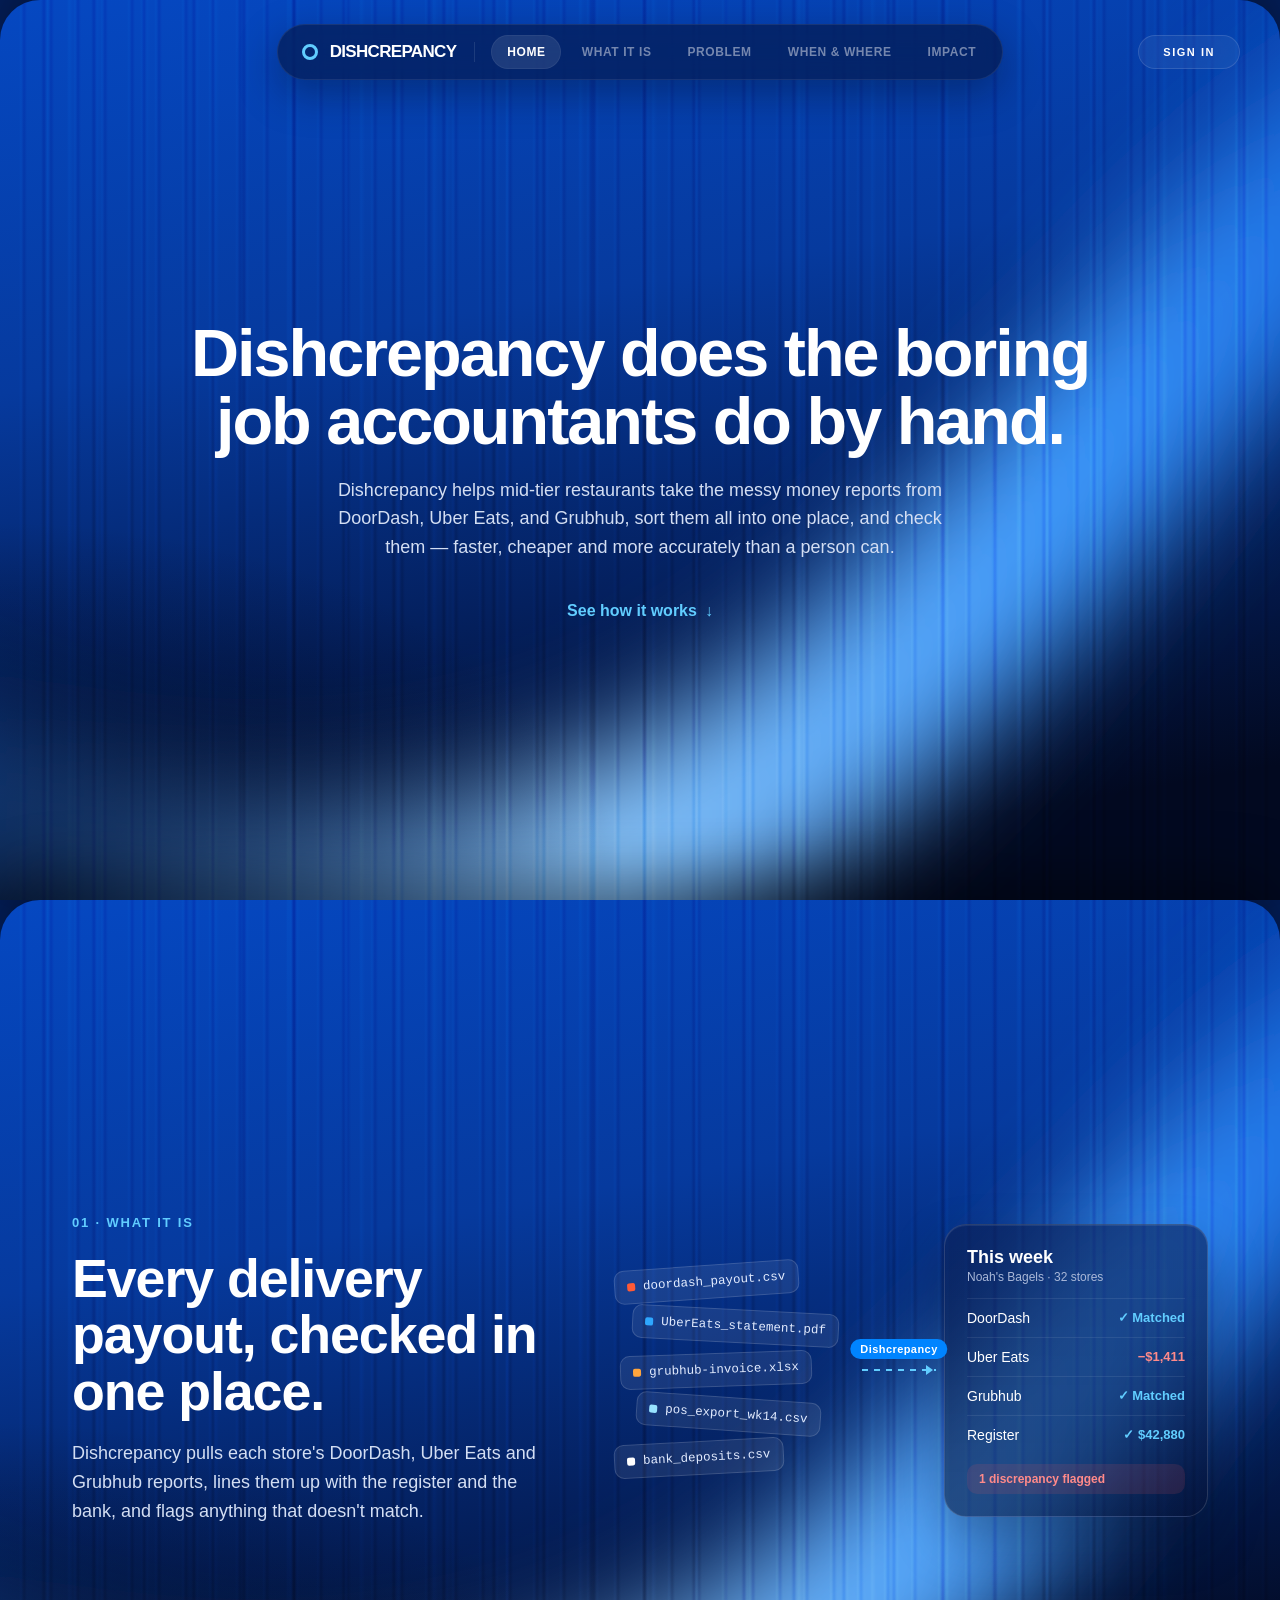
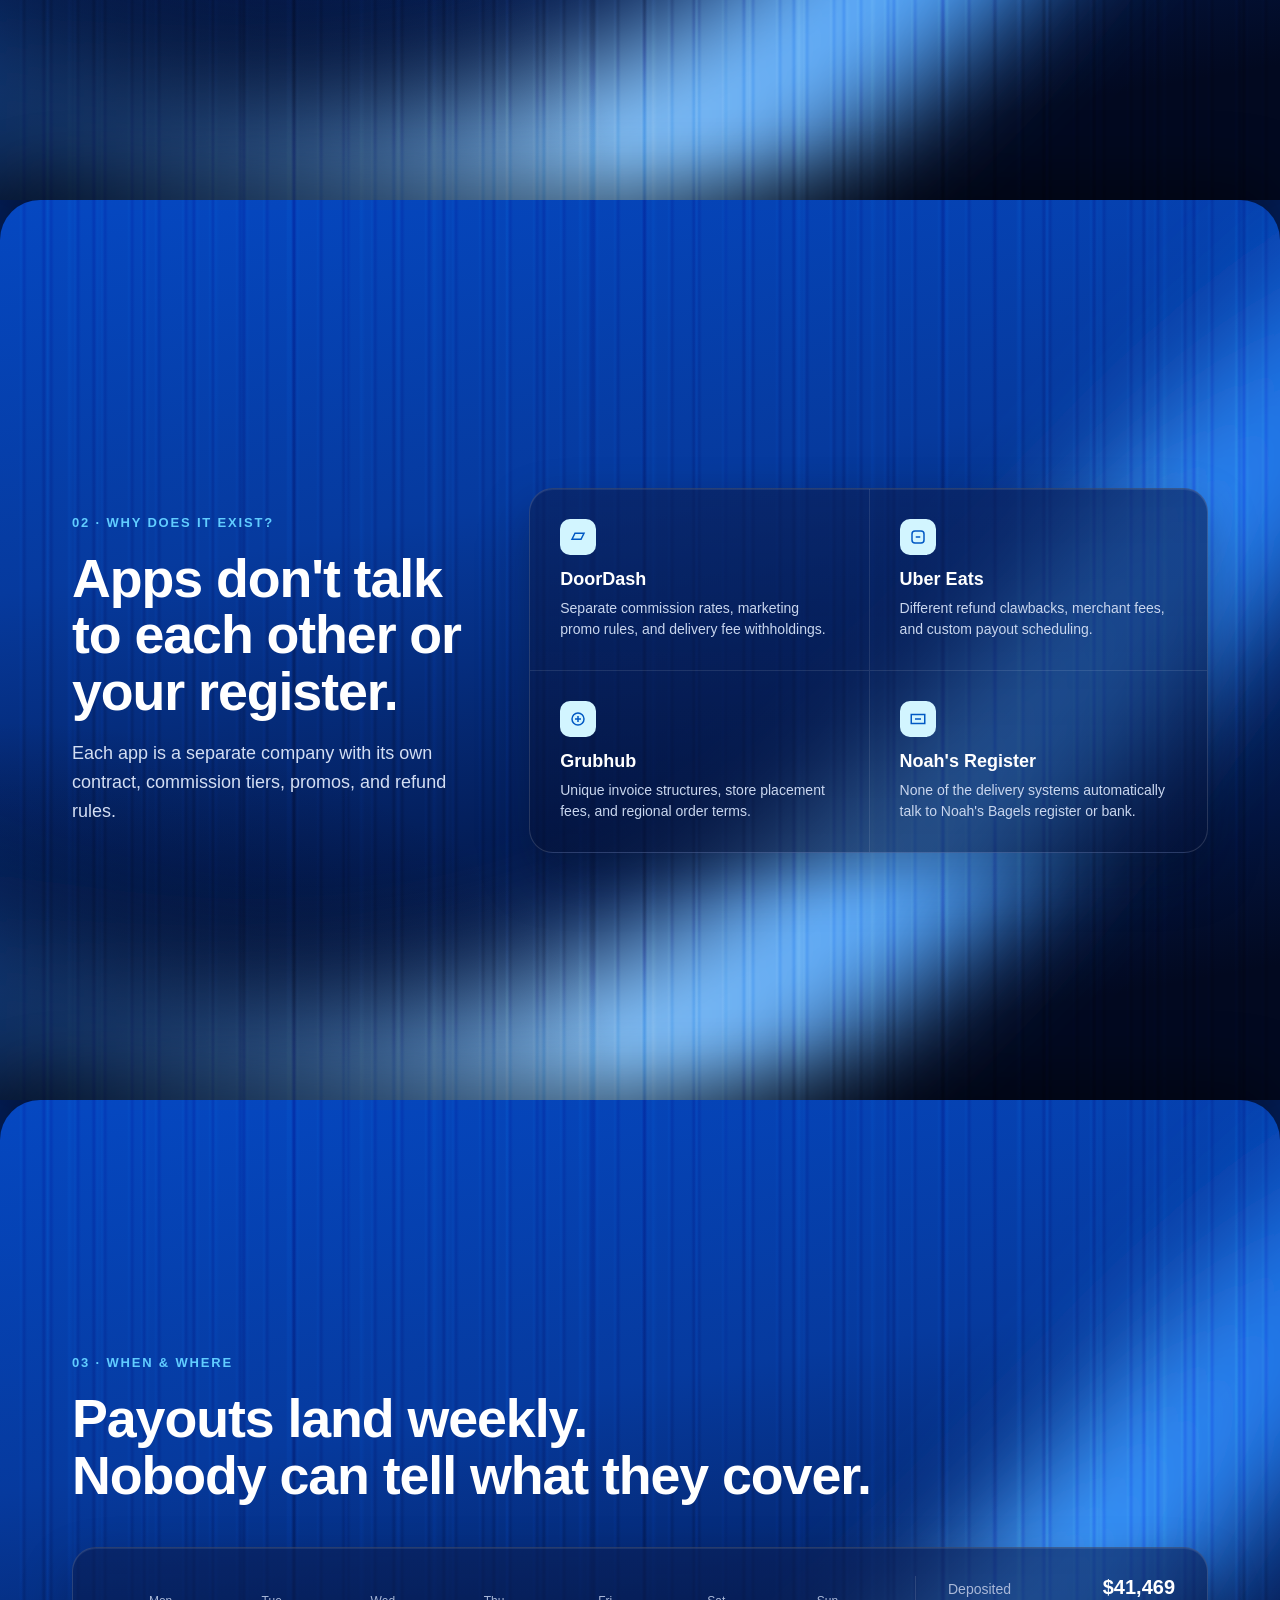
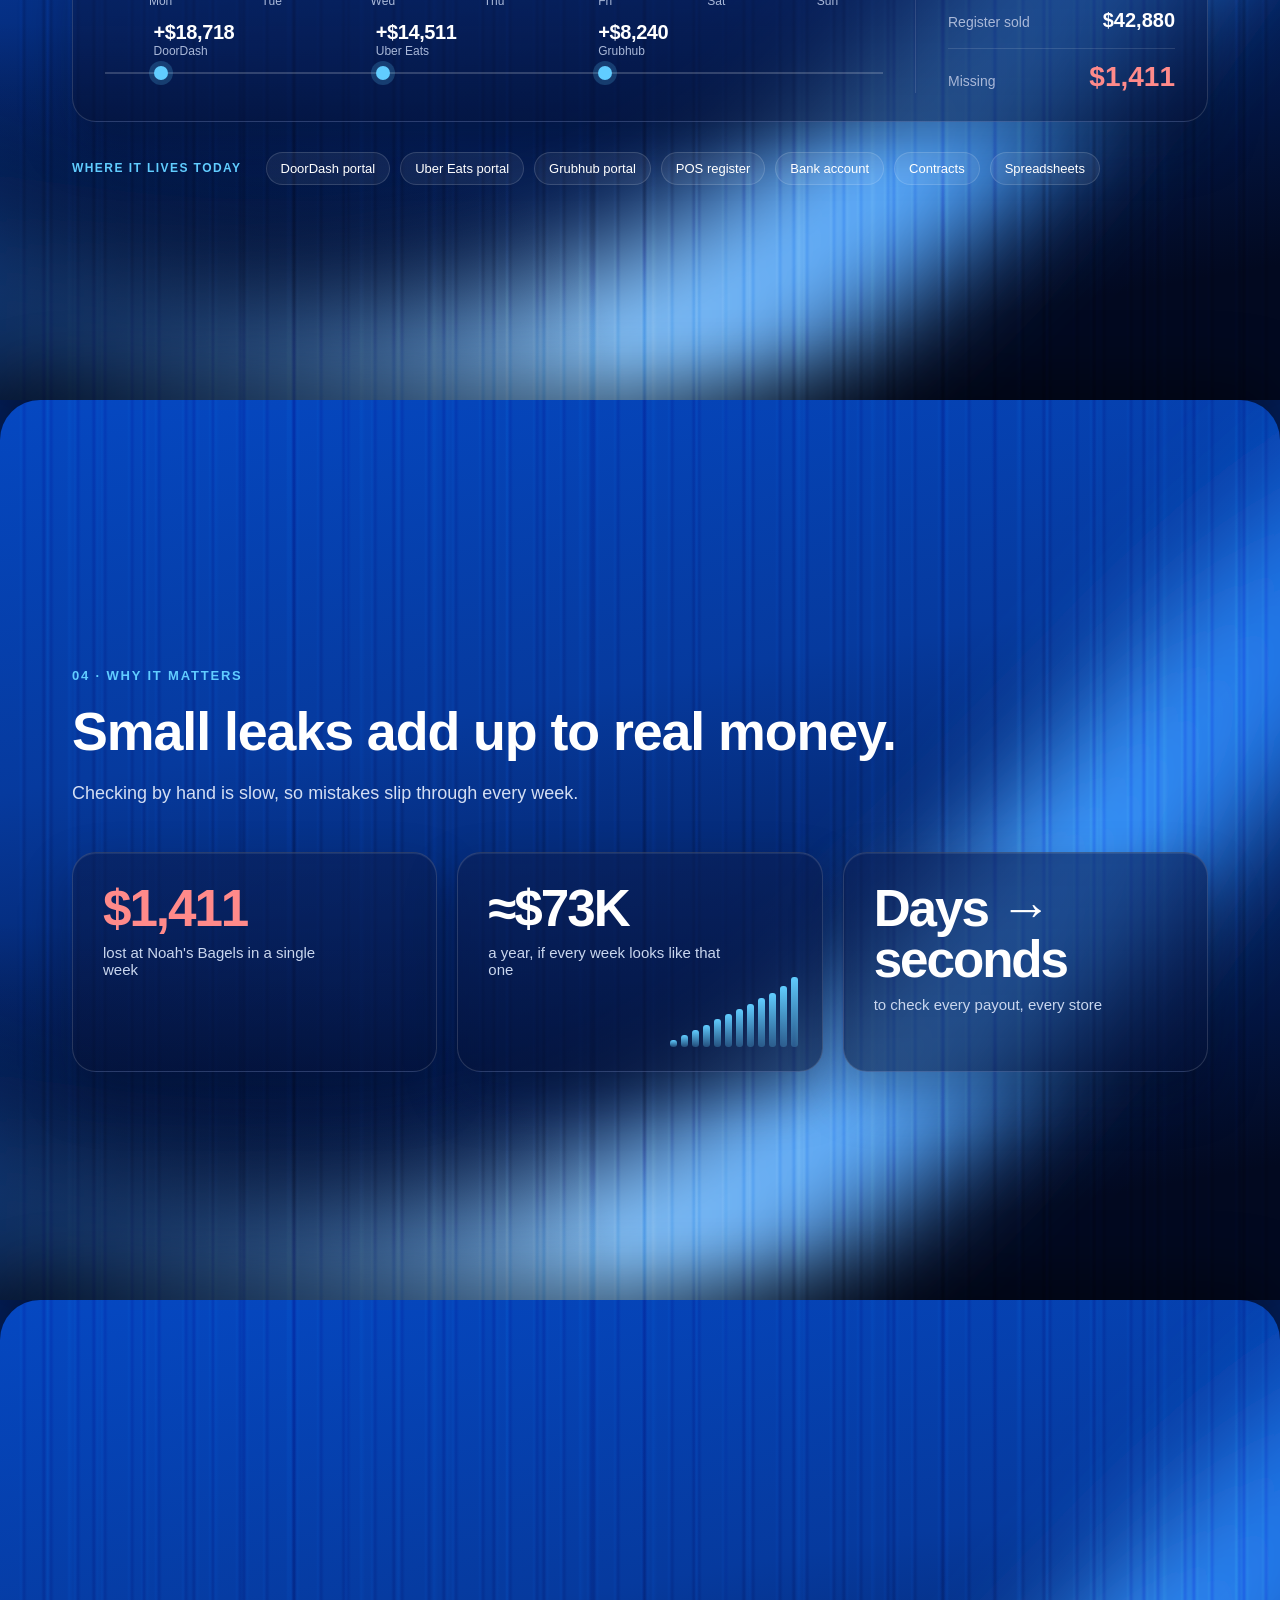
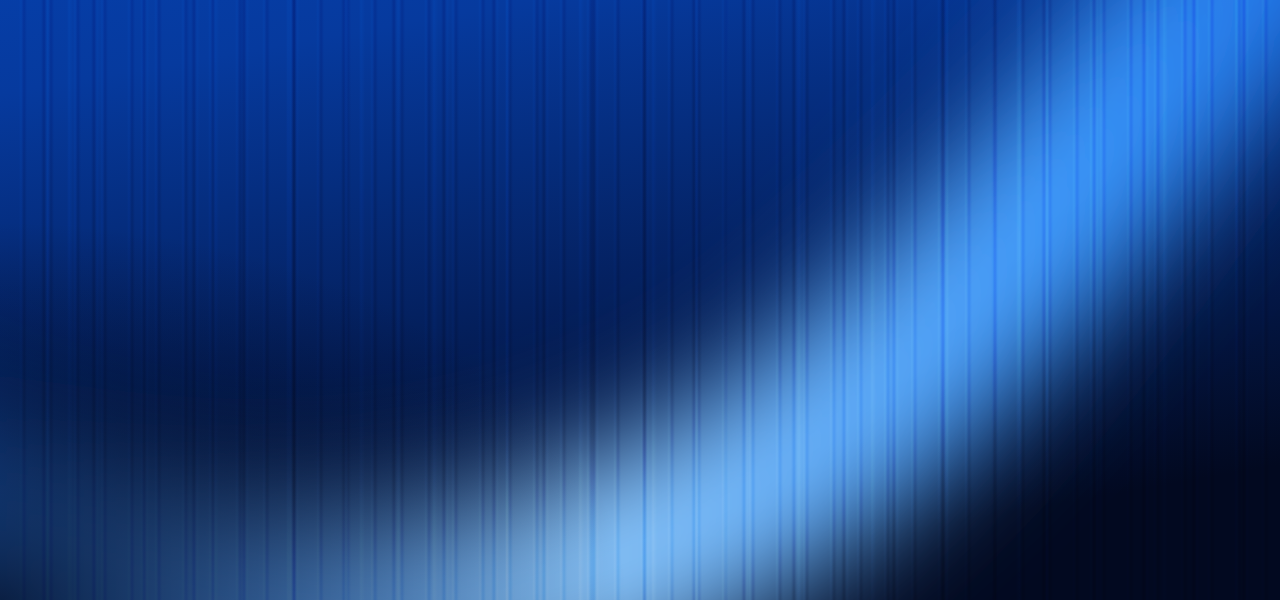
<file: frontend/index.html>
<!DOCTYPE html>
<html lang="en">

<head>
    <meta charset="UTF-8">
    <meta name="viewport" content="width=device-width, initial-scale=1.0">
    <title>Dishcrepancy — Automated Finance for Multi-Unit Restaurants</title>

    <!-- Favicon -->
    <link rel="icon" type="image/svg+xml"
        href="data:image/svg+xml,%3Csvg%20xmlns%3D%22http%3A//www.w3.org/2000/svg%22%20viewBox%3D%220%200%2032%2032%22%3E%3Crect%20width%3D%2232%22%20height%3D%2232%22%20rx%3D%228%22%20fill%3D%22%230548C2%22/%3E%3Ctext%20x%3D%2216%22%20y%3D%2222.5%22%20text-anchor%3D%22middle%22%20font-family%3D%22Arial%2CHelvetica%2Csans-serif%22%20font-size%3D%2219%22%20font-weight%3D%22700%22%20fill%3D%22%23fff%22%3ED%3C/text%3E%3C/svg%3E">

    <!-- Stylesheet -->
    <link rel="stylesheet" href="styles.css">
</head>

<body>

    <!-- ========================================== -->
    <!-- 1. NAVIGATION BAR                          -->
    <!-- ========================================== -->
    <header class="site-header">
        <div class="header-spacer"></div>
        <nav class="glass-capsule">
            <a class="brand" href="#top">
                <span class="brand-ring"></span>
                <span class="brand-name">Dishcrepancy</span>
            </a>
            <div class="nav-links" id="navLinks">
                <span class="nav-pill" id="navPill"></span>
                <a href="#top" class="nav-link active">Home</a>
                <a href="#about" class="nav-link">What it is</a>
                <a href="#why" class="nav-link">Problem</a>
                <a href="#when" class="nav-link">When &amp; where</a>
                <a href="#matter" class="nav-link">Impact</a>
            </div>
        </nav>
        <div class="header-actions">
            <a class="sign-in" href="dashboard.html">Sign in</a>
        </div>
    </header>

    <!-- ========================================== -->
    <!-- 2. SLIDE 1 · HERO                          -->
    <!-- ========================================== -->
    <section class="slide s-dark hero" id="top">
        <div class="hero-grid">
            <div class="hero-center">
                <h1 class="rv">Dishcrepancy does the boring job accountants do by hand.</h1>
                <p class="sub rv d1">Dishcrepancy helps mid-tier restaurants take the messy money reports from DoorDash, Uber
                    Eats, and Grubhub, sort them all into one place, and check them — faster, cheaper and more accurately
                    than a person can.</p>
                <a class="hero-more rv d2" href="#about">See how it works <span class="arr">↓</span></a>
            </div>
        </div>
    </section>

    <!-- ========================================== -->
    <!-- 3. SLIDE 2 · WHAT IS IT?                   -->
    <!-- ========================================== -->
    <section class="slide s-card-dark" id="about">
        <div class="about-grid">
            <div>
                <div class="kick rv">01 · What it is</div>
                <h2 class="rv">Every delivery payout, checked in one place.</h2>
                <p class="sub rv d1">Dishcrepancy pulls each store's DoorDash, Uber Eats and Grubhub reports, lines them up
                    with the register and the bank, and flags anything that doesn't match.</p>
            </div>

            <!-- Messy files flow in, one checked ledger comes out -->
            <div class="flow rv d1">
                <div class="flow-files">
                    <span class="file" style="--r:-4deg"><i style="--c:#FF5A36"></i>doordash_payout.csv</span>
                    <span class="file" style="--r:3deg"><i style="--c:#2EA7FF"></i>UberEats_statement.pdf</span>
                    <span class="file" style="--r:-2deg"><i style="--c:#FFA53D"></i>grubhub-invoice.xlsx</span>
                    <span class="file" style="--r:4deg"><i style="--c:#97E2FF"></i>pos_export_wk14.csv</span>
                    <span class="file" style="--r:-3deg"><i style="--c:#fff"></i>bank_deposits.csv</span>
                </div>
                <div class="flow-pipe"><span>Dishcrepancy</span></div>
                <div class="ledger-card">
                    <div class="lc-head"><b>This week</b><span>Noah's Bagels · 32 stores</span></div>
                    <ul>
                        <li><span>DoorDash</span><em class="ok">Matched</em></li>
                        <li><span>Uber Eats</span><em class="bad">−$1,411</em></li>
                        <li><span>Grubhub</span><em class="ok">Matched</em></li>
                        <li><span>Register</span><em class="ok">$42,880</em></li>
                    </ul>
                    <div class="lc-foot">1 discrepancy flagged</div>
                </div>
            </div>
        </div>
    </section>

    <!-- ========================================== -->
    <!-- 4. SLIDE 3 · WHY DOES IT EXIST?            -->
    <!-- ========================================== -->
    <section class="slide s-paper" id="why">
        <div class="adv">
            <div>
                <div class="kick rv">02 · Why does it exist?</div>
                <h2 class="rv">Apps don't talk to each other or your register.</h2>
                <p class="sub rv d1">Each app is a separate company with its own contract, commission tiers, promos, and
                    refund rules.</p>
            </div>
            <div class="adv-grid rv d1">
                <div class="adv-cell">
                    <div class="adv-ic">
                        <svg viewBox="0 0 24 24" width="18" height="18" fill="none" stroke="#0159C4" stroke-width="2">
                            <path d="M4 15l4-8h12l-4 8H4z" />
                        </svg>
                    </div>
                    <h4>DoorDash</h4>
                    <p>Separate commission rates, marketing promo rules, and delivery fee withholdings.</p>
                </div>
                <div class="adv-cell">
                    <div class="adv-ic">
                        <svg viewBox="0 0 24 24" width="18" height="18" fill="none" stroke="#0159C4" stroke-width="2">
                            <rect x="4" y="4" width="16" height="16" rx="4" />
                            <path d="M9 12h6" />
                        </svg>
                    </div>
                    <h4>Uber Eats</h4>
                    <p>Different refund clawbacks, merchant fees, and custom payout scheduling.</p>
                </div>
                <div class="adv-cell">
                    <div class="adv-ic">
                        <svg viewBox="0 0 24 24" width="18" height="18" fill="none" stroke="#0159C4" stroke-width="2">
                            <circle cx="12" cy="12" r="8" />
                            <path d="M12 8v8M8 12h8" />
                        </svg>
                    </div>
                    <h4>Grubhub</h4>
                    <p>Unique invoice structures, store placement fees, and regional order terms.</p>
                </div>
                <div class="adv-cell">
                    <div class="adv-ic">
                        <svg viewBox="0 0 24 24" width="18" height="18" fill="none" stroke="#0159C4" stroke-width="2">
                            <path d="M3 6h18v12H3z" />
                            <path d="M8 12h8" />
                        </svg>
                    </div>
                    <h4>Noah's Register</h4>
                    <p>None of the delivery systems automatically talk to Noah's Bagels register or bank.</p>
                </div>
            </div>
        </div>
    </section>

    <!-- ========================================== -->
    <!-- 5. SLIDE 4 · WHEN & WHERE                  -->
    <!-- ========================================== -->
    <section class="slide s-dark" id="when">
        <div class="kick rv">03 · When & where</div>
        <h2 class="rv">Payouts land weekly.<br>Nobody can tell what they cover.</h2>

        <!-- One week of deposits vs what the register says was sold -->
        <div class="week rv d1">
            <div class="week-track">
                <div class="week-days"><span>Mon</span><span>Tue</span><span>Wed</span><span>Thu</span><span>Fri</span><span>Sat</span><span>Sun</span></div>
                <div class="week-line">
                    <div class="dep" style="--x:7.14%"><b>+$18,718</b><span>DoorDash</span></div>
                    <div class="dep" style="--x:35.7%"><b>+$14,511</b><span>Uber Eats</span></div>
                    <div class="dep" style="--x:64.3%"><b>+$8,240</b><span>Grubhub</span></div>
                </div>
            </div>
            <div class="week-sum">
                <div><span>Deposited</span><b>$41,469</b></div>
                <div><span>Register sold</span><b>$42,880</b></div>
                <div class="miss"><span>Missing</span><b>$1,411</b></div>
            </div>
        </div>

        <div class="where rv d2">
            <span class="where-label">Where it lives today</span>
            <span>DoorDash portal</span><span>Uber Eats portal</span><span>Grubhub portal</span><span>POS register</span><span>Bank account</span><span>Contracts</span><span>Spreadsheets</span>
        </div>
    </section>

    <!-- ========================================== -->
    <!-- 6. SLIDE 5 · WHY IT MATTERS                -->
    <!-- ========================================== -->
    <section class="slide s-paper" id="matter">
        <div class="kick rv">04 · Why it matters</div>
        <h2 class="rv">Small leaks add up to real money.</h2>
        <p class="sub rv d1">Checking by hand is slow, so mistakes slip through every week.</p>

        <div class="impact">
            <div class="impact-tile rv d1">
                <b class="neg">$1,411</b>
                <span>lost at Noah's Bagels in a single week</span>
            </div>
            <div class="impact-tile rv d2">
                <b>≈$73K</b>
                <span>a year, if every week looks like that one</span>
                <div class="bars" aria-hidden="true"><i></i><i></i><i></i><i></i><i></i><i></i><i></i><i></i><i></i><i></i><i></i><i></i></div>
            </div>
            <div class="impact-tile rv d2">
                <b>Days → seconds</b>
                <span>to check every payout, every store</span>
            </div>
        </div>
    </section>

    <!-- ========================================== -->
    <!-- 7. SLIDE 6 · FINAL CTA                     -->
    <!-- ========================================== -->
    <section class="slide s-dark final" id="demo">
        <div style="flex:1;display:flex;flex-direction:column;justify-content:center">
            <h2 class="rv">Stop losing money you already earned.</h2>
            <p class="sub rv d1">Let Dishcrepancy sort and check your DoorDash, Uber Eats, and Grubhub payouts automatically.
            </p>
            <div class="rv d2"><a class="btn btn-light" style="font-size:17px;padding:16px 32px;" href="#top">Get Started
                    with Dishcrepancy</a></div>
            <div class="where cta-where rv d2">
                <span class="where-label">Works with</span>
                <span>DoorDash</span><span>Uber Eats</span><span>Grubhub</span><span>Your POS</span><span>Your bank</span>
            </div>
        </div>
        <div class="final-foot rv">
            <div>
                <h5>Dishcrepancy</h5>
                <p class="tiny" style="max-width:320px;margin-top:6px;">Automated finance and reconciliation for
                    multi-unit restaurant franchises.</p>
            </div>
            <div class="tiny">© 2026 Dishcrepancy</div>
        </div>
    </section>

    <!-- External Script -->
    <script src="script.js"></script>
</body>

</html>
</file>
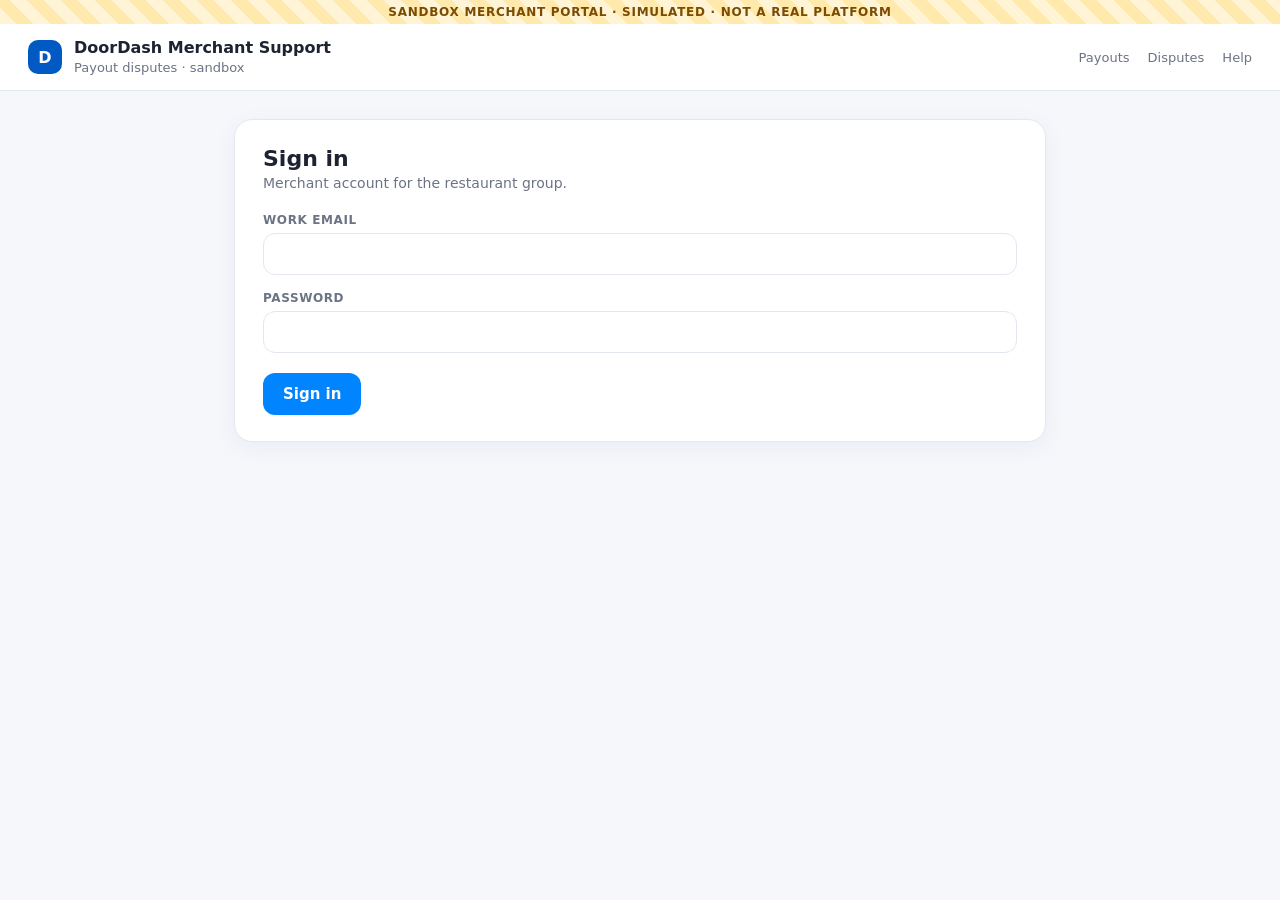
<file: frontend/portal.html>
<!doctype html>
<html lang="en">
<head>
<meta charset="utf-8">
<meta name="viewport" content="width=device-width, initial-scale=1">
<title>Merchant Support (SANDBOX)</title>
<!--
  Sandbox merchant claim portal (SIMULATED). Clicky drives this page on the live agent screen (agent-screen.html):
  a visible cursor signs in, opens "New dispute", types every field, attaches evidence and presses Submit.
  Submit -> POST /api/clicky/file/<finding> (the server checks the typed form against the approved finding and
  the gatekeeper moves APPROVED -> FILED). Not a real platform; no real brand.
  ?platform=doordash|ubereats|grubhub|direct  ?finding=F-...  ?replay=<portal ref> (show an existing filing, no POST)
-->
<style>
  :root { --brand: #0159C4; --brand-2: #0084FF; --ink: #1d2330; --muted: #6b7385; --line: #e3e7ef; --bg: #f5f7fb; }
  * { box-sizing: border-box; }
  body { margin: 0; font-family: "Plus Jakarta Sans", system-ui, -apple-system, Segoe UI, sans-serif; background: var(--bg); color: var(--ink); }
  .sandbox { background: repeating-linear-gradient(45deg, #fff4d6, #fff4d6 12px, #ffe9ad 12px, #ffe9ad 24px); color: #7a4b00;
    font-size: 12px; font-weight: 700; letter-spacing: .06em; text-align: center; padding: 5px; }
  header { background: #fff; border-bottom: 1px solid var(--line); display: flex; align-items: center; gap: 12px; padding: 14px 28px; }
  .logo { width: 34px; height: 34px; border-radius: 10px; background: var(--brand); color: #fff; display: grid; place-items: center; font-weight: 800; }
  header b { font-size: 16px; } header span { color: var(--muted); font-size: 13px; }
  header nav { margin-left: auto; display: flex; gap: 18px; font-size: 14px; color: var(--muted); }
  main { max-width: 860px; margin: 28px auto; padding: 0 24px; }
  .card { background: #fff; border: 1px solid var(--line); border-radius: 18px; padding: 26px 28px; box-shadow: 0 6px 24px rgba(1,47,138,.05); }
  h1 { font-size: 22px; margin: 0 0 4px; } p.sub { color: var(--muted); margin: 0 0 22px; font-size: 14px; }
  label { display: block; font-size: 12px; font-weight: 700; color: var(--muted); text-transform: uppercase; letter-spacing: .05em; margin: 16px 0 6px; }
  input, select, textarea { width: 100%; font: inherit; font-size: 15px; padding: 11px 13px; border: 1.5px solid var(--line); border-radius: 12px; background: #fff; color: var(--ink); outline: none; transition: border .15s, box-shadow .15s; }
  input:focus, select:focus, textarea:focus { border-color: var(--brand-2); box-shadow: 0 0 0 4px rgba(0,132,255,.15); }
  textarea { min-height: 120px; resize: vertical; line-height: 1.45; }
  .row { display: grid; grid-template-columns: 1fr 1fr; gap: 0 18px; }
  .btn { display: inline-flex; align-items: center; gap: 8px; border: 0; border-radius: 12px; padding: 12px 20px; font: inherit; font-weight: 700; font-size: 15px; cursor: pointer; }
  .btn.primary { background: var(--brand-2); color: #fff; } .btn.primary:hover { background: #017AF0; }
  .btn.ghost { background: #eef3fb; color: var(--brand); }
  .btn:disabled { opacity: .6; cursor: progress; }
  table { width: 100%; border-collapse: collapse; font-size: 14px; } th { text-align: left; color: var(--muted); font-size: 12px; text-transform: uppercase; letter-spacing: .05em; padding: 8px 6px; border-bottom: 1px solid var(--line); }
  td { padding: 11px 6px; border-bottom: 1px solid #f0f2f6; } td.mono { font-family: ui-monospace, Menlo, monospace; font-size: 13px; }
  .pill { font-size: 12px; font-weight: 700; padding: 3px 9px; border-radius: 999px; background: #e7f1ff; color: var(--brand); }
  .chips { display: flex; flex-wrap: wrap; gap: 8px; margin-top: 4px; min-height: 10px; }
  .chip { display: inline-flex; align-items: center; gap: 6px; background: #eef3fb; color: var(--brand); border-radius: 10px; padding: 7px 10px; font-size: 13px; font-weight: 600; }
  .picker { position: fixed; inset: 0; background: rgba(20,26,44,.35); display: none; align-items: center; justify-content: center; }
  .picker.on { display: flex; }
  .picker .box { background: #fff; width: min(520px, 92vw); border-radius: 18px; padding: 22px; box-shadow: 0 20px 60px rgba(0,0,0,.25); }
  .file { display: flex; align-items: center; gap: 10px; padding: 11px 12px; border: 1.5px solid var(--line); border-radius: 12px; margin-top: 8px; cursor: pointer; font-size: 14px; }
  .file.sel { border-color: var(--brand-2); background: #f1f7ff; }
  .file small { color: var(--muted); margin-left: auto; }
  .done { text-align: center; padding: 34px 20px; }
  .check { width: 64px; height: 64px; border-radius: 50%; background: #e3f6ec; color: #13804b; display: grid; place-items: center; font-size: 34px; margin: 0 auto 14px; }
  #portal-ref { font-family: ui-monospace, Menlo, monospace; font-size: 22px; font-weight: 800; color: var(--brand); }
  .err { color: #b42318; font-size: 14px; margin-top: 12px; min-height: 18px; }
  .hidden { display: none !important; }
</style>
</head>
<body>
<div class="sandbox">SANDBOX MERCHANT PORTAL · SIMULATED · NOT A REAL PLATFORM</div>
<header>
  <div class="logo" id="logo">M</div>
  <div><b id="brand">Merchant Support</b><br><span>Payout disputes · sandbox</span></div>
  <nav><span>Payouts</span><span>Disputes</span><span>Help</span></nav>
</header>
<main>
  <!-- sign in -->
  <section id="v-login" class="card">
    <h1>Sign in</h1><p class="sub">Merchant account for the restaurant group.</p>
    <label for="email">Work email</label><input id="email" type="email" autocomplete="off">
    <label for="password">Password</label><input id="password" type="password" autocomplete="off">
    <div style="margin-top:20px"><button class="btn primary" id="signin">Sign in</button></div>
  </section>

  <!-- disputes list -->
  <section id="v-list" class="card hidden">
    <div style="display:flex;align-items:center;gap:12px;margin-bottom:12px">
      <div><h1>Disputes</h1><p class="sub" style="margin:0">Claims on payouts and charges</p></div>
      <button class="btn primary" id="new-dispute" style="margin-left:auto">+ New dispute</button>
    </div>
    <table><thead><tr><th>Reference</th><th>Category</th><th>Amount</th><th>Filed</th></tr></thead><tbody id="list"></tbody></table>
  </section>

  <!-- new dispute form -->
  <section id="v-new" class="card hidden">
    <h1>New dispute</h1><p class="sub">Tell us what was paid incorrectly. Attach your records.</p>
    <div class="row">
      <div><label for="channel">Platform</label><select id="channel"></select></div>
      <div><label for="category">Category</label><select id="category"></select></div>
    </div>
    <div class="row">
      <div><label for="payout_id">Payout ID</label><input id="payout_id" autocomplete="off"></div>
      <div><label for="amount">Amount disputed (USD)</label><input id="amount" inputmode="decimal" autocomplete="off"></div>
    </div>
    <div class="row">
      <div><label for="merchant_ref">Your reference</label><input id="merchant_ref" autocomplete="off"></div>
      <div><label for="order_ids">Orders / payouts</label><input id="order_ids" autocomplete="off"></div>
    </div>
    <label for="message">Description</label><textarea id="message"></textarea>
    <label>Evidence</label>
    <div class="chips" id="chips"></div>
    <button class="btn ghost" id="attach" style="margin-top:10px">Attach files</button>
    <div class="err" id="err"></div>
    <div style="margin-top:18px;display:flex;gap:10px"><button class="btn primary" id="submit">Submit dispute</button></div>
  </section>

  <!-- confirmation -->
  <section id="v-done" class="card done hidden">
    <div class="check">✓</div>
    <h1>Dispute submitted</h1>
    <p class="sub">We'll review it within 5–7 business days.</p>
    <div>Reference</div><div id="portal-ref"></div>
    <p class="sub" id="done-sub" style="margin-top:14px"></p>
    <button class="btn ghost" id="back">Back to disputes</button>
  </section>
</main>

<div class="picker" id="picker">
  <div class="box">
    <b>Attach files</b><p class="sub" style="margin:4px 0 6px">From the merchant's records</p>
    <div id="files"></div>
    <div style="margin-top:16px;text-align:right"><button class="btn primary" id="attach-ok">Attach</button></div>
  </div>
</div>

<script>
(() => {
    const q = new URLSearchParams(location.search);
    const PLATFORMS = { doordash: 'DoorDash', ubereats: 'Uber Eats', grubhub: 'Grubhub', direct: 'Direct app' };
    const CATEGORIES = { commission: 'Incorrect commission', promo: 'Promotion charged incorrectly', tax: 'Tax withheld incorrectly',
        error_charge: 'Error charge / adjustment', deposit: 'Missing or short payout', missing_order: 'Missing order' };
    const platform = q.get('platform') || 'doordash';
    const finding = q.get('finding') || '';
    const replay = q.get('replay') || '';
    const api = (q.get('api') || '').replace(/\/$/, '');
    const $ = (id) => document.getElementById(id);
    const esc = (v) => String(v ?? '').replace(/[&<>"']/g, (c) => ({ '&': '&amp;', '<': '&lt;', '>': '&gt;', '"': '&quot;', "'": '&#39;' }[c]));

    $('brand').textContent = `${PLATFORMS[platform] || platform} Merchant Support`;
    $('logo').textContent = (PLATFORMS[platform] || 'M')[0];
    $('channel').innerHTML = Object.entries(PLATFORMS).map(([k, v]) => `<option value="${k}" ${k === platform ? 'selected' : ''}>${v}</option>`).join('');
    $('category').innerHTML = '<option value="">Choose…</option>' + Object.entries(CATEGORIES).map(([k, v]) => `<option value="${k}">${v}</option>`).join('');

    const show = (v) => ['login', 'list', 'new', 'done'].forEach((n) => $(`v-${n}`).classList.toggle('hidden', n !== v));
    window.portalView = () => ['login', 'list', 'new', 'done'].find((n) => !$(`v-${n}`).classList.contains('hidden'));

    async function loadList() {
        const rows = await fetch(`${api}/api/portal`, { cache: 'no-store' }).then((r) => r.json()).catch(() => []);
        const mine = (Array.isArray(rows) ? rows : rows.items || []).filter((r) => (r.channel || platform) === platform && !r.kind).slice(-6).reverse();
        $('list').innerHTML = mine.map((r) => `<tr><td class="mono">${esc(r.portal_ref)}</td><td>${esc(CATEGORIES[r.category] || r.category)}</td>
            <td>$${Number(r.amount || 0).toLocaleString(undefined, { minimumFractionDigits: 2 })}</td><td>${esc(String(r.at || '').slice(0, 10))}</td></tr>`).join('')
            || '<tr><td colspan="4" style="color:#6b7385">No disputes yet.</td></tr>';
    }

    $('signin').onclick = async () => { show('list'); await loadList(); };
    $('new-dispute').onclick = () => show('new');
    $('back').onclick = async () => { show('list'); await loadList(); };

    // evidence picker: the files the merchant has (agent-screen.html hands them in via window.portalFiles)
    const attached = [];
    $('attach').onclick = (e) => {
        e.preventDefault();
        const files = window.portalFiles || [];
        $('files').innerHTML = files.map((f, i) => `<div class="file" data-i="${i}" id="file-${i}">📄 ${esc(f.name)}<small>${f.row ? `row ${esc(f.row)}` : ''}</small></div>`).join('')
            || '<p class="sub">No files.</p>';
        $('files').querySelectorAll('.file').forEach((el) => { el.onclick = () => el.classList.toggle('sel'); });
        $('picker').classList.add('on');
    };
    $('attach-ok').onclick = () => {
        const files = window.portalFiles || [];
        $('files').querySelectorAll('.file.sel').forEach((el) => { const f = files[+el.dataset.i]; if (f && !attached.includes(f)) attached.push(f); });
        $('chips').innerHTML = attached.map((f) => `<span class="chip">📎 ${esc(f.name)}</span>`).join('');
        $('picker').classList.remove('on');
    };

    const typed = () => ({ channel: $('channel').value, category: $('category').value, payout_id: $('payout_id').value,
        amount: $('amount').value, merchant_ref: $('merchant_ref').value, order_ids: $('order_ids').value,
        message: $('message').value, evidence: attached.map((f) => f.ref || f.name) });

    async function send(fields) {
        if (replay) return { portal_ref: replay, replay: true };
        if (window.parent !== window && window.parent.clickyFile) return window.parent.clickyFile(finding, fields);
        const token = (() => { try { return localStorage.getItem('flock.token') || ''; } catch { return ''; } })();
        const res = await fetch(`${api}/api/clicky/file/${encodeURIComponent(finding)}`, {
            method: 'POST', headers: { 'Content-Type': 'application/json', ...(token ? { Authorization: `Bearer ${token}` } : {}) },
            body: JSON.stringify({ fields }) });
        const data = await res.json().catch(() => ({}));
        if (!res.ok) throw new Error(data.error || `HTTP ${res.status}`);
        return data;
    }

    $('submit').onclick = async (e) => {
        e.preventDefault();
        $('err').textContent = '';
        const fields = typed();
        if (!fields.category || !fields.amount) { $('err').textContent = 'Category and amount are required.'; return; }
        $('submit').disabled = true; $('submit').textContent = 'Submitting…';
        try {
            const out = await send(fields);
            $('portal-ref').textContent = out.portal_ref;
            $('done-sub').textContent = out.replay ? 'Filed earlier; shown again.' : `Filed ${new Date().toLocaleString()}`;
            show('done');
            window.portalResult = out;
        } catch (err) {
            $('err').textContent = String(err.message || err);
            window.portalResult = { error: String(err.message || err) };
        } finally { $('submit').disabled = false; $('submit').textContent = 'Submit dispute'; }
    };
    show('login');
})();
</script>
</body>
</html>
</file>
<file: frontend/styles.css>
/* ==========================================================================
   GLOBAL VARIABLES & COLOR PALETTE
   Deep blue slides with a fluted-glass light band, light-blue accents
   ========================================================================== */
:root {
    --bg-dark: #04205E;
    --card-dark: rgba(4, 18, 58, .55);
    --card-light: #EEF6FF;
    --accent: #61CDFF;
    --accent-strong: #0084FF;
    --glass-border: rgba(255, 255, 255, .14);
    --paper: #F5F8FC;
    --text-dark: #121214;
    --text-light: #ffffff;
    --text-muted: #A9B8D8;
    --coral: #ff5252;
    --border-dark: rgba(255, 255, 255, .12);
}

* {
    margin: 0;
    padding: 0;
    box-sizing: border-box;
}

html {
    scroll-behavior: smooth;
}

body {
    font-family: -apple-system, BlinkMacSystemFont, "Segoe UI", Inter, Roboto, sans-serif;
    background: var(--bg-dark);
    color: var(--text-light);
    -webkit-font-smoothing: antialiased;
}

/* ==========================================================================
   NAVIGATION BAR
   ========================================================================== */
.site-header {
    position: fixed;
    top: 24px;
    left: 0;
    right: 0;
    z-index: 100;
    display: flex;
    align-items: center;
    justify-content: space-between;
    padding: 0 40px;
    pointer-events: none;
}

.site-header > * {
    pointer-events: auto;
}

.header-spacer,
.header-actions {
    width: 128px;
    display: flex;
    justify-content: flex-end;
}

/* Glass capsule holding the brand and the section links */
.glass-capsule {
    display: flex;
    align-items: center;
    gap: 16px;
    height: 56px;
    padding: 0 10px 0 24px;
    border-radius: 100px;
    background: rgba(4, 16, 52, .55);
    border: 1px solid rgba(255, 255, 255, .08);
    -webkit-backdrop-filter: blur(20px);
    backdrop-filter: blur(20px);
    box-shadow: 0 14px 40px rgba(1, 8, 30, .35);
}

.brand {
    display: flex;
    align-items: center;
    gap: 12px;
    padding-right: 18px;
    border-right: 1px solid rgba(255, 255, 255, .1);
    text-decoration: none;
}

.brand-ring {
    width: 16px;
    height: 16px;
    border-radius: 50%;
    border: 3px solid var(--accent);
}

.brand-name {
    font-size: 17px;
    font-weight: 900;
    letter-spacing: -.04em;
    text-transform: uppercase;
    color: #fff;
}

.nav-links {
    position: relative;
    display: flex;
    align-items: center;
    gap: 4px;
}

.nav-link {
    position: relative;
    z-index: 1;
    padding: 8px 16px;
    font-size: 12px;
    font-weight: 800;
    letter-spacing: .05em;
    text-transform: uppercase;
    text-decoration: none;
    white-space: nowrap;
    color: rgba(255, 255, 255, .45);
    transition: color .3s ease;
}

.nav-link:hover,
.nav-link.active {
    color: #fff;
}

/* Clear pill that slides under the active link */
.nav-pill {
    position: absolute;
    top: 50%;
    left: 0;
    width: 0;
    height: 34px;
    transform: translateY(-50%);
    border-radius: 100px;
    background: rgba(255, 255, 255, .1);
    border: 1px solid rgba(255, 255, 255, .06);
    transition: left .5s cubic-bezier(.2, 1, .2, 1), width .5s cubic-bezier(.2, 1, .2, 1);
    pointer-events: none;
}

.sign-in {
    padding: 10px 24px;
    border-radius: 100px;
    font-size: 11px;
    font-weight: 900;
    letter-spacing: .14em;
    text-transform: uppercase;
    text-decoration: none;
    color: #fff;
    background: rgba(255, 255, 255, .06);
    border: 1px solid rgba(255, 255, 255, .12);
    -webkit-backdrop-filter: blur(20px);
    backdrop-filter: blur(20px);
    transition: background .3s ease, color .3s ease;
}

.sign-in:hover {
    background: var(--accent);
    color: #012F8A;
}

@media (max-width: 900px) {
    .site-header {
        padding: 0 16px;
        top: 16px;
    }

    .header-spacer,
    .nav-links {
        display: none;
    }

    .header-actions {
        width: auto;
    }

    .brand {
        border-right: 0;
    }
}

/* ==========================================================================
   BUTTON STYLES
   ========================================================================== */
.btn {
    border: 0;
    cursor: pointer;
    font-size: 14.5px;
    font-weight: 700;
    border-radius: 999px;
    padding: 12px 24px;
    transition: transform .18s, box-shadow .18s;
    text-decoration: none;
    display: inline-flex;
    align-items: center;
    gap: 8px;
}

.btn:hover {
    transform: translateY(-2px);
    box-shadow: 0 8px 24px rgba(97, 205, 255, 0.35);
}

.btn-light {
    background: #fff;
    color: #012F8A;
}

.btn-ink {
    background: #000;
    color: #fff;
}

/* ==========================================================================
   SLIDE DECK BASE
   ========================================================================== */
.slide {
    position: sticky;
    top: 0;
    min-height: 100vh;
    display: flex;
    flex-direction: column;
    justify-content: center;
    padding: 110px 72px 70px;
    border-radius: 40px 40px 0 0;
    box-shadow: 0 -24px 60px rgba(0, 0, 0, .4);
    overflow: hidden;
    color: var(--text-light);
    /* Shared background, top layer first: bottom-left vignette, three sets of
       "fluted glass" streaks, a blurred band of light, then the blue base */
    background:
        radial-gradient(70% 60% at 0% 100%, rgba(2, 6, 20, .75), transparent 70%),
        repeating-linear-gradient(90deg, rgba(255, 255, 255, 0) 0 19px, rgba(255, 255, 255, .07) 21px, rgba(0, 10, 40, .18) 24px, rgba(255, 255, 255, 0) 27px),
        repeating-linear-gradient(90deg, rgba(0, 0, 0, 0) 0 41px, rgba(0, 8, 35, .22) 44px, rgba(255, 255, 255, .06) 47px, rgba(0, 0, 0, 0) 50px),
        repeating-linear-gradient(90deg, rgba(0, 0, 0, 0) 0 67px, rgba(255, 255, 255, .09) 69px, rgba(0, 0, 0, 0) 73px),
        url("data:image/svg+xml,%3Csvg%20xmlns%3D%22http%3A//www.w3.org/2000/svg%22%20viewBox%3D%220%200%201600%201000%22%20preserveAspectRatio%3D%22none%22%3E%3Cdefs%3E%3ClinearGradient%20id%3D%22g%22%20x1%3D%220%22%20y1%3D%220%22%20x2%3D%221%22%20y2%3D%220%22%3E%3Cstop%20offset%3D%220%22%20stop-color%3D%22%230B63E5%22/%3E%3Cstop%20offset%3D%22.45%22%20stop-color%3D%22%238FCBFF%22/%3E%3Cstop%20offset%3D%22.75%22%20stop-color%3D%22%233D9BFF%22/%3E%3Cstop%20offset%3D%221%22%20stop-color%3D%22%230B5BD8%22/%3E%3C/linearGradient%3E%3Cfilter%20id%3D%22b%22%20x%3D%22-20%25%22%20y%3D%22-50%25%22%20width%3D%22140%25%22%20height%3D%22200%25%22%3E%3CfeGaussianBlur%20stdDeviation%3D%2260%22/%3E%3C/filter%3E%3C/defs%3E%3Cpath%20d%3D%22M-100%20840%20C%20300%201040%2C%20720%201010%2C%201020%20780%20S%201460%20300%2C%201750%20110%22%20fill%3D%22none%22%20stroke%3D%22url%28%23g%29%22%20stroke-width%3D%22210%22%20stroke-linecap%3D%22round%22%20filter%3D%22url%28%23b%29%22/%3E%3C/svg%3E") center / 110% 110% no-repeat,
        linear-gradient(170deg, #0548C2 0%, #063A9E 35%, #04205E 62%, #020920 88%);
    background-blend-mode: normal, overlay, overlay, overlay, normal, normal;
}

@media (max-width: 900px) {
    .slide {
        padding: 100px 22px 40px;
    }
}

/* Every slide shares the blue background; these classes only mark the original variants */
.s-dark,
.s-card-dark,
.s-paper {
    color: var(--text-light);
}

.pill-tag {
    display: inline-block;
    font-size: 12px;
    font-weight: 700;
    letter-spacing: .08em;
    text-transform: uppercase;
    background: rgba(255, 255, 255, .12);
    border: 1px solid var(--glass-border);
    color: #fff;
    padding: 6px 14px;
    border-radius: 999px;
    margin-bottom: 20px;
}

.kick {
    font-size: 13px;
    letter-spacing: .14em;
    text-transform: uppercase;
    font-weight: 700;
    color: var(--accent);
    margin-bottom: 20px;
}



h1 {
    font-size: clamp(38px, 5.2vw, 70px);
    line-height: 1.02;
    letter-spacing: -.03em;
    font-weight: 700;
}

h2 {
    font-size: clamp(32px, 4.2vw, 58px);
    letter-spacing: -.02em;
    line-height: 1.05;
    font-weight: 700;
}

.sub {
    color: #D3DEF3;
    font-size: 18px;
    line-height: 1.6;
    margin-top: 20px;
    max-width: 520px;
}



/* Scroll Reveal */
.rv {
    opacity: 0;
    transform: translateY(20px);
    transition: opacity .6s ease, transform .6s cubic-bezier(.2, .7, .2, 1);
}

.rv.on {
    opacity: 1;
    transform: none;
}

.rv.d1 {
    transition-delay: .08s;
}

.rv.d2 {
    transition-delay: .16s;
}

/* ==========================================================================
   HERO SECTION · centered title
   ========================================================================== */
.hero-grid {
    display: flex;
    justify-content: center;
    align-items: center;
    flex: 1;
}

.hero-center {
    max-width: 920px;
    text-align: center;
}

.hero-center .sub {
    margin-left: auto;
    margin-right: auto;
    max-width: 620px;
}

.hero-more {
    margin-top: 40px;
    display: inline-flex;
    align-items: center;
    gap: 8px;
    font-weight: 600;
    color: var(--accent);
    text-decoration: none;
}

.text-accent {
    color: var(--accent);
}

/* ==========================================================================
   SHARED GLASS SURFACE
   ========================================================================== */
.glass,
.ledger-card,
.week,
.impact-tile,
.adv-grid {
    /* Tint only, no backdrop blur: live blur inside the moving slides made the stack transition flicker */
    background: linear-gradient(180deg, rgba(10, 30, 85, .62), rgba(4, 16, 52, .58));
    border: 1px solid var(--glass-border);
    box-shadow: 0 24px 50px rgba(1, 8, 30, .35), inset 0 1px 0 rgba(255, 255, 255, .08);
}

/* ==========================================================================
   SLIDE 01 · WHAT IT IS
   ========================================================================== */
.about-grid {
    display: grid;
    grid-template-columns: .9fr 1.1fr;
    gap: 56px;
    align-items: center;
}

@media (max-width: 900px) {
    .about-grid {
        grid-template-columns: 1fr;
        gap: 40px;
    }
}

.stat-row {
    display: flex;
    gap: 36px;
    margin-top: 36px;
}

.stat-row div {
    display: flex;
    flex-direction: column;
    gap: 4px;
}

.stat-row b {
    font-size: 40px;
    font-weight: 700;
    letter-spacing: -.03em;
    line-height: 1;
}

.stat-row span {
    font-size: 13px;
    color: var(--text-muted);
}

.flow {
    display: grid;
    grid-template-columns: 1fr 90px 1.1fr;
    align-items: center;
}

.flow-files {
    display: flex;
    flex-direction: column;
    gap: 10px;
    align-items: flex-start;
}

.file {
    display: inline-flex;
    align-items: center;
    gap: 8px;
    font: 500 12.5px ui-monospace, SFMono-Regular, Menlo, monospace;
    color: #E3ECFF;
    padding: 9px 12px;
    border-radius: 10px;
    background: rgba(255, 255, 255, .08);
    border: 1px solid var(--glass-border);
    transform: rotate(var(--r));
    animation: bob 5s ease-in-out infinite alternate;
}

.file:nth-child(2) { animation-delay: -1s; margin-left: 18px; }
.file:nth-child(3) { animation-delay: -2s; margin-left: 6px; }
.file:nth-child(4) { animation-delay: -3s; margin-left: 22px; }
.file:nth-child(5) { animation-delay: -4s; }

.file i {
    width: 8px;
    height: 8px;
    border-radius: 2px;
    background: var(--c);
}

@keyframes bob {
    to { transform: rotate(var(--r)) translateY(-5px); }
}

/* Dashed connector with flowing dashes */
.flow-pipe {
    position: relative;
    height: 2px;
    margin: 0 8px;
    background: repeating-linear-gradient(90deg, var(--accent) 0 6px, transparent 6px 12px);
    background-size: 24px 2px;
    animation: pipeFlow .8s linear infinite;
}

.flow-pipe::after {
    content: "";
    position: absolute;
    right: -2px;
    top: -4px;
    border: 5px solid transparent;
    border-left: 7px solid var(--accent);
}

.flow-pipe span {
    position: absolute;
    left: 50%;
    top: -30px;
    transform: translateX(-50%);
    font-size: 11px;
    font-weight: 700;
    letter-spacing: .04em;
    white-space: nowrap;
    color: #fff;
    padding: 4px 10px;
    border-radius: 999px;
    background: var(--accent-strong);
}

@keyframes pipeFlow {
    to { background-position: 24px 0; }
}

.ledger-card {
    border-radius: 22px;
    padding: 22px;
}

.lc-head {
    display: flex;
    flex-direction: column;
    gap: 2px;
    margin-bottom: 14px;
}

.lc-head b {
    font-size: 18px;
}

.lc-head span {
    font-size: 12px;
    color: var(--text-muted);
}

.ledger-card ul {
    list-style: none;
}

.ledger-card li {
    display: flex;
    justify-content: space-between;
    padding: 11px 0;
    font-size: 14px;
    border-top: 1px solid rgba(255, 255, 255, .08);
}

.ledger-card em {
    font-style: normal;
    font-weight: 700;
    font-size: 13px;
}

.ledger-card .ok {
    color: var(--accent);
}

.ledger-card .ok::before {
    content: "✓ ";
}

.ledger-card .bad {
    color: #ff8a8a;
}

.lc-foot {
    margin-top: 10px;
    font-size: 12px;
    font-weight: 600;
    color: #ff8a8a;
    background: rgba(255, 82, 82, .12);
    border-radius: 10px;
    padding: 8px 12px;
}

@media (max-width: 900px) {
    .flow {
        grid-template-columns: 1fr;
        gap: 40px;
    }

    .flow-pipe {
        display: none;
    }
}

/* ==========================================================================
   SLIDE 02 · WHY IT EXISTS (platform cards)
   ========================================================================== */
.adv {
    display: grid;
    grid-template-columns: .9fr 1.5fr;
    gap: 50px;
    align-items: center;
    flex: 1;
}

@media (max-width: 900px) {
    .adv {
        grid-template-columns: 1fr;
    }
}

.adv-grid {
    display: grid;
    grid-template-columns: 1fr 1fr;
    border-radius: 24px;
    overflow: hidden;
}

.adv-cell {
    padding: 30px;
    border-left: 1px solid rgba(255, 255, 255, .1);
    border-top: 1px solid rgba(255, 255, 255, .1);
    transition: background .25s ease;
}

.adv-cell:hover {
    background: rgba(255, 255, 255, .05);
}

.adv-cell:nth-child(1),
.adv-cell:nth-child(2) {
    border-top: 0;
}

.adv-cell:nth-child(odd) {
    border-left: 0;
}

.adv-ic {
    width: 36px;
    height: 36px;
    border-radius: 10px;
    background: #D2F5FF;
    display: flex;
    align-items: center;
    justify-content: center;
    margin-bottom: 14px;
}

.adv-cell h4 {
    font-size: 18px;
    margin-bottom: 8px;
}

.adv-cell p {
    color: #C9D6EE;
    line-height: 1.5;
    font-size: 14px;
}

/* ==========================================================================
   SLIDE 03 · WHEN & WHERE
   ========================================================================== */
.week {
    display: grid;
    grid-template-columns: 1fr 260px;
    gap: 32px;
    align-items: center;
    margin-top: 44px;
    padding: 28px 32px;
    border-radius: 24px;
}

.week-days {
    display: grid;
    grid-template-columns: repeat(7, 1fr);
    font-size: 12px;
    color: var(--text-muted);
    margin-bottom: 64px;
}

.week-days span {
    text-align: center;
}

.week-line {
    position: relative;
    height: 2px;
    background: rgba(255, 255, 255, .18);
}

/* A deposit: dot on the line with its amount above */
.dep {
    position: absolute;
    left: var(--x);
    margin-left: -7px;
    bottom: -6px;
    display: flex;
    flex-direction: column;
    align-items: flex-start;
}

.dep::after {
    content: "";
    order: 3;
    width: 14px;
    height: 14px;
    border-radius: 50%;
    background: var(--accent);
    box-shadow: 0 0 0 5px rgba(97, 205, 255, .2);
    margin-top: 8px;
}

.dep b {
    font-size: 20px;
    letter-spacing: -.02em;
}

.dep span {
    font-size: 12px;
    color: var(--text-muted);
}

.week-sum {
    display: grid;
    gap: 10px;
    padding-left: 32px;
    border-left: 1px solid rgba(255, 255, 255, .12);
}

.week-sum div {
    display: flex;
    justify-content: space-between;
    align-items: baseline;
    font-size: 14px;
    color: var(--text-muted);
}

.week-sum b {
    font-size: 20px;
    color: #fff;
}

.week-sum .miss {
    margin-top: 6px;
    padding-top: 12px;
    border-top: 1px solid rgba(255, 255, 255, .12);
}

.week-sum .miss b {
    font-size: 28px;
    color: #ff8a8a;
}

.where {
    display: flex;
    flex-wrap: wrap;
    align-items: center;
    gap: 10px;
    margin-top: 30px;
}

.where span {
    font-size: 13px;
    padding: 8px 14px;
    border-radius: 999px;
    border: 1px solid var(--glass-border);
    background: rgba(255, 255, 255, .06);
}

.where .where-label {
    border: 0;
    background: none;
    padding-left: 0;
    font-size: 12px;
    font-weight: 700;
    letter-spacing: .12em;
    text-transform: uppercase;
    color: var(--accent);
}

@media (max-width: 900px) {
    .week {
        grid-template-columns: 1fr;
        padding: 22px;
    }

    .week-sum {
        padding-left: 0;
        border-left: 0;
    }

    .dep b {
        font-size: 15px;
    }
}

/* ==========================================================================
   SLIDE 04 · WHY IT MATTERS
   ========================================================================== */
.impact {
    display: grid;
    grid-template-columns: repeat(3, 1fr);
    gap: 20px;
    margin-top: 44px;
}

@media (max-width: 900px) {
    .impact {
        grid-template-columns: 1fr;
    }
}

.impact-tile {
    position: relative;
    display: flex;
    flex-direction: column;
    gap: 10px;
    min-height: 220px;
    padding: 30px;
    border-radius: 24px;
    overflow: hidden;
}

.impact-tile b {
    font-size: clamp(36px, 4vw, 56px);
    font-weight: 700;
    letter-spacing: -.04em;
    line-height: 1;
}

.impact-tile .neg {
    color: #ff8a8a;
}

.impact-tile span {
    font-size: 15px;
    color: #C9D6EE;
    max-width: 240px;
}

/* Twelve bars climbing: the weekly loss stacking up over the year */
.bars {
    position: absolute;
    right: 24px;
    bottom: 24px;
    display: flex;
    align-items: flex-end;
    gap: 4px;
    height: 70px;
}

.bars i {
    width: 7px;
    border-radius: 3px;
    background: linear-gradient(180deg, var(--accent), rgba(97, 205, 255, .25));
}

.bars i:nth-child(1) { height: 10%; }
.bars i:nth-child(2) { height: 17%; }
.bars i:nth-child(3) { height: 25%; }
.bars i:nth-child(4) { height: 32%; }
.bars i:nth-child(5) { height: 40%; }
.bars i:nth-child(6) { height: 47%; }
.bars i:nth-child(7) { height: 55%; }
.bars i:nth-child(8) { height: 62%; }
.bars i:nth-child(9) { height: 70%; }
.bars i:nth-child(10) { height: 78%; }
.bars i:nth-child(11) { height: 88%; }
.bars i:nth-child(12) { height: 100%; }

/* ==========================================================================
   FINAL CTA & FOOTER
   ========================================================================== */
.final {
    align-items: center;
    text-align: center;
    justify-content: space-between;
}

.final h2 {
    color: #fff;
    max-width: 800px;
    margin: 0 auto;
}

.final .sub {
    margin: 20px auto 30px;
    max-width: 580px;
}

.final-foot {
    width: 100%;
    display: flex;
    justify-content: space-between;
    align-items: flex-end;
    gap: 30px;
    border-top: 1px solid var(--border-dark);
    padding-top: 24px;
    text-align: left;
    flex-wrap: wrap;
}

.final-foot h5 {
    color: #fff;
    font-size: 15px;
}

.tiny {
    font-size: 12px;
    color: var(--text-muted);
}
.cta-where {
    justify-content: center;
}
</file>
